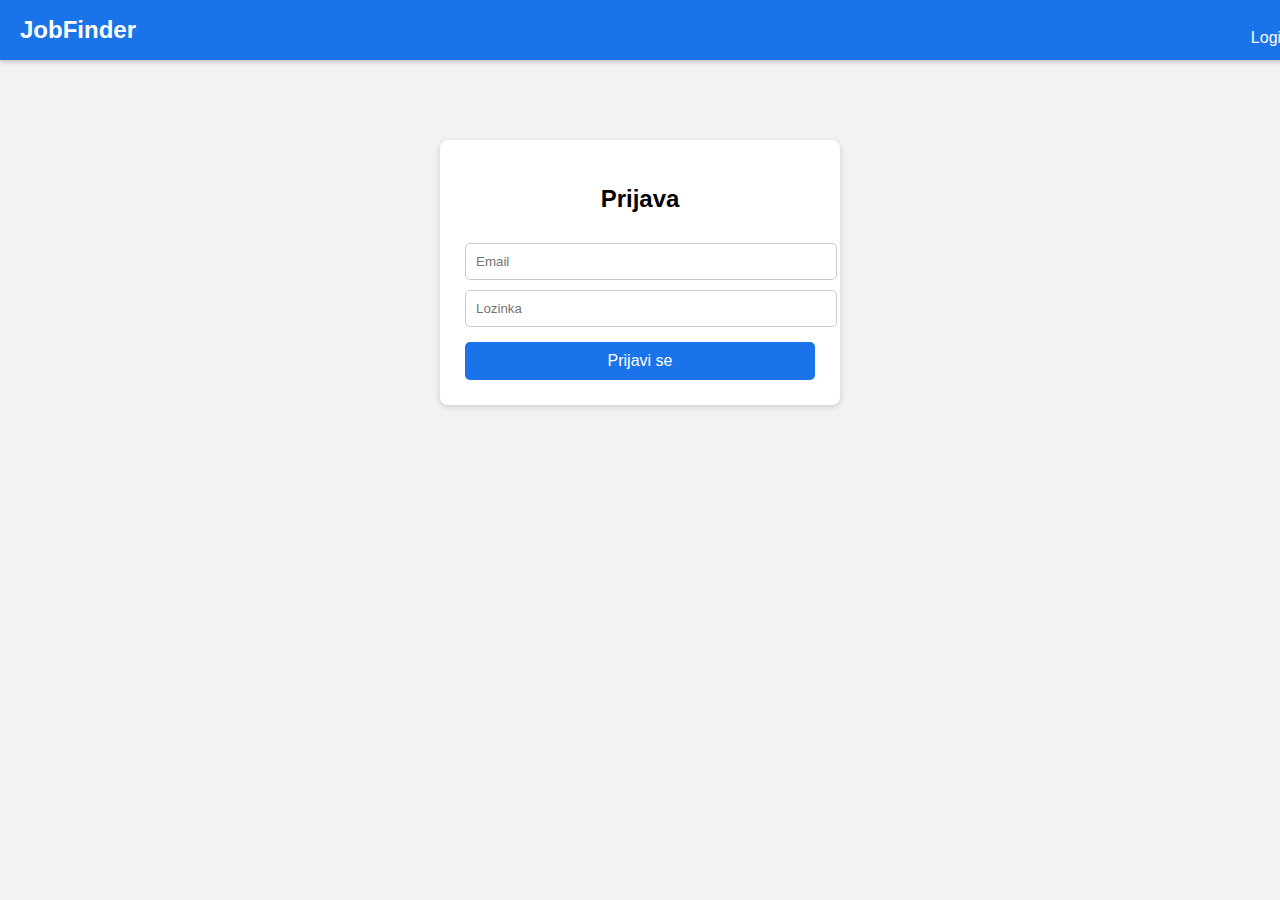
<file: JobFinder/src/main/resources/static/index.html>
<!DOCTYPE html>
<html lang="hr">
<head>
    <meta charset="UTF-8">
    <title>JobFinder - Početna</title>
    <style>
        body {
            margin: 0;
            font-family: Arial, sans-serif;
            background: #f2f2f2;
        }

        /* NAVBAR */
        .navbar {
            width: 100%;
            height: 60px;
            background-color: #1a73e8;
            color: white;
            display: flex;
            align-items: center;
            justify-content: space-between;
            padding: 0 20px;
            box-shadow: 0 2px 5px rgba(0,0,0,0.2);
        }

        .logo {
            font-size: 24px;
            font-weight: bold;
        }

        .nav-right {
            display: flex;
            align-items: center;
            gap: 15px;
        }

        .user-icon {
            width: 35px;
            height: 35px;
            border-radius: 50%;
            background-color: white;
            color: #1a73e8;
            display: flex;
            align-items: center;
            justify-content: center;
            font-weight: bold;
        }

        /* LOGIN BOX */
        .login-container {
            margin: 80px auto;
            width: 350px;
            background: white;
            padding: 25px;
            border-radius: 8px;
            box-shadow: 0 2px 6px rgba(0,0,0,0.15);
            display: none;
        }

        .login-container h2 {
            text-align: center;
        }

        input {
            width: 100%;
            padding: 10px;
            margin-top: 10px;
            border: 1px solid #ccc;
            border-radius: 5px;
        }

        button {
            width: 100%;
            padding: 10px;
            margin-top: 15px;
            background: #1a73e8;
            color: white;
            border: none;
            cursor: pointer;
            border-radius: 5px;
            font-size: 16px;
        }

        button:hover {
            background: #0f5cd6;
        }

    </style>
</head>
<body>

<!-- NAVBAR -->
<div class="navbar">
    <div class="logo">JobFinder</div>

    <div class="nav-right" id="navRight">
        <!-- Dinamički se puni JavaScriptom -->
    </div>
</div>

<!-- LOGIN FORM -->
<div class="login-container" id="loginBox">
    <h2>Prijava</h2>
    <input type="email" id="email" placeholder="Email">
    <input type="password" id="password" placeholder="Lozinka">
    <button onclick="login()">Prijavi se</button>
</div>

<script>
    // Simulacija je li korisnik logiran
    // TI ĆEŠ OVO KASNIJE ZAMIJENITI sa stvarnim backendom
    let loggedUser = null; // Ako user postoji -> prikazuje ime

    function renderNavbar() {
        const navRight = document.getElementById("navRight");
        const loginBox = document.getElementById("loginBox");

        if (loggedUser) {
            // Ako je ulogiran
            navRight.innerHTML = `
                <span>${loggedUser.firstName} ${loggedUser.lastName}</span>
                <div class="user-icon">${loggedUser.firstName[0].toUpperCase()}</div>
            `;
            loginBox.style.display = "none";
        } else {
            // Ako NIJE ulogiran — pokaži login
            navRight.innerHTML = `
                <button onclick="toggleLogin()">Login</button>
            `;
            loginBox.style.display = "block";
        }
    }

    function toggleLogin() {
        const loginBox = document.getElementById("loginBox");
        loginBox.style.display = loginBox.style.display === "block" ? "none" : "block";
    }

    function login() {
        // PRIVREMENO — simulacija
        loggedUser = {
            firstName: "Marko",
            lastName: "Marić"
        };

        renderNavbar();
    }

    // INIT
    renderNavbar();
</script>

</body>
</html>
</file>
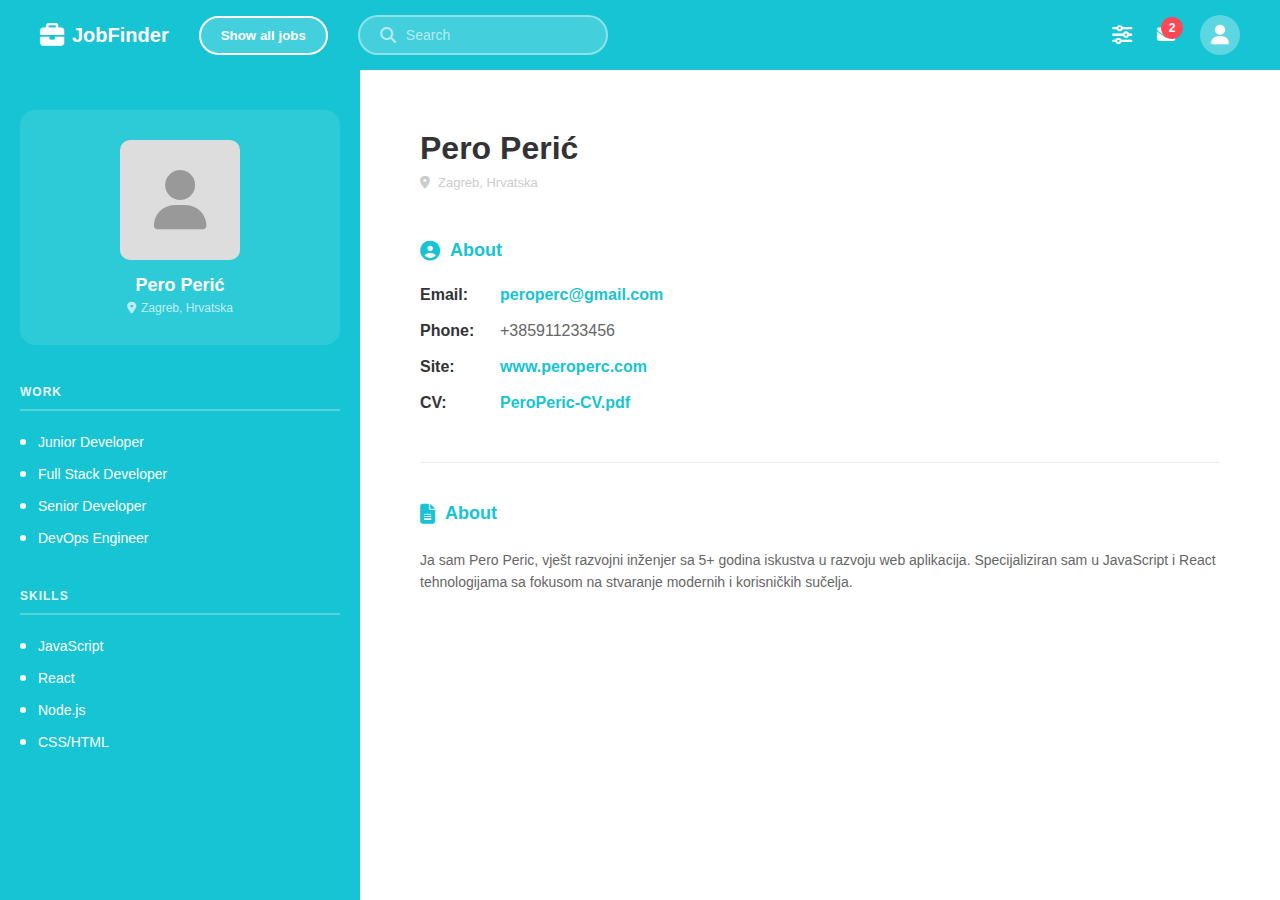
<file: JobFinder/src/main/resources/static/main.html>
<!DOCTYPE html>
<html lang="hr">
<head>
  <meta charset="UTF-8">
  <meta name="viewport" content="width=device-width, initial-scale=1.0">
  <title>JobFinder - Dashboard</title>
  <link rel="stylesheet" href="css/main.css">
  <link rel="stylesheet" href="https://cdnjs.cloudflare.com/ajax/libs/font-awesome/6.4.0/css/all.min.css">
</head>
<body>
  <!-- NAVBAR -->
  <div class="navbar">
    <div class="navbar-left">
      <div class="logo">
        <i class="fas fa-briefcase"></i>
        JobFinder
      </div>
      <div class="nav-buttons">
        <button class="btn-show-jobs">Show all jobs</button>
      </div>
      <div class="search-box">
        <i class="fas fa-search"></i>
        <input type="text" placeholder="Search">
      </div>
    </div>

    <div class="navbar-right">
      <div class="filter-btn">
        <i class="fas fa-sliders-h"></i>
      </div>
      <div class="messages">
        <i class="fas fa-envelope"></i>
        <span class="message-badge">2</span>
      </div>
      <div class="profile-avatar">
        <i class="fas fa-user"></i>
      </div>
    </div>
  </div>

  <!-- MAIN CONTAINER -->
  <div class="main-container">
    <!-- LEFT SIDEBAR -->
    <div class="left-sidebar">
      <div class="profile-card">
        <div class="profile-pic">
          <i class="fas fa-user"></i>
        </div>
        <div class="profile-name">Pero Perić</div>
        <div class="profile-location">
          <i class="fas fa-map-marker-alt"></i>
          Zagreb, Hrvatska
        </div>
      </div>

      <div class="sidebar-section">
        <div class="sidebar-title">Work</div>
        <div class="sidebar-item">Junior Developer</div>
        <div class="sidebar-item">Full Stack Developer</div>
        <div class="sidebar-item">Senior Developer</div>
        <div class="sidebar-item">DevOps Engineer</div>
      </div>

      <div class="sidebar-section">
        <div class="sidebar-title">Skills</div>
        <div class="sidebar-item">JavaScript</div>
        <div class="sidebar-item">React</div>
        <div class="sidebar-item">Node.js</div>
        <div class="sidebar-item">CSS/HTML</div>
      </div>
    </div>

    <!-- RIGHT CONTENT -->
    <div class="right-content">
      <div class="profile-header">
        <div class="profile-name-title">Pero Perić</div>
        <div class="profile-location-header">
          <i class="fas fa-map-marker-alt"></i>
          Zagreb, Hrvatska
        </div>
      </div>

      <div class="about-section">
        <div class="section-title">
          <i class="fas fa-user-circle"></i>
          About
        </div>
        
        <div class="info-row">
          <span class="info-label">Email:</span>
          <span class="info-value"><a href="mailto:peroperc@gmail.com">peroperc@gmail.com</a></span>
        </div>

        <div class="info-row">
          <span class="info-label">Phone:</span>
          <span class="info-value">+385911233456</span>
        </div>

        <div class="info-row">
          <span class="info-label">Site:</span>
          <span class="info-value"><a href="#">www.peroperc.com</a></span>
        </div>

        <div class="info-row">
          <span class="info-label">CV:</span>
          <span class="info-value"><a href="#">PeroPeric-CV.pdf</a></span>
        </div>
      </div>

      <div class="section-divider"></div>

      <div class="about-section">
        <div class="section-title">
          <i class="fas fa-file-alt"></i>
          About
        </div>
        <div class="about-text">
          Ja sam Pero Peric, vješt razvojni inženjer sa 5+ godina iskustva u razvoju web aplikacija. Specijaliziran sam u JavaScript i React tehnologijama sa fokusom na stvaranje modernih i korisničkih sučelja.
        </div>
      </div>
    </div>
  </div>
</body>
</html>
</file>
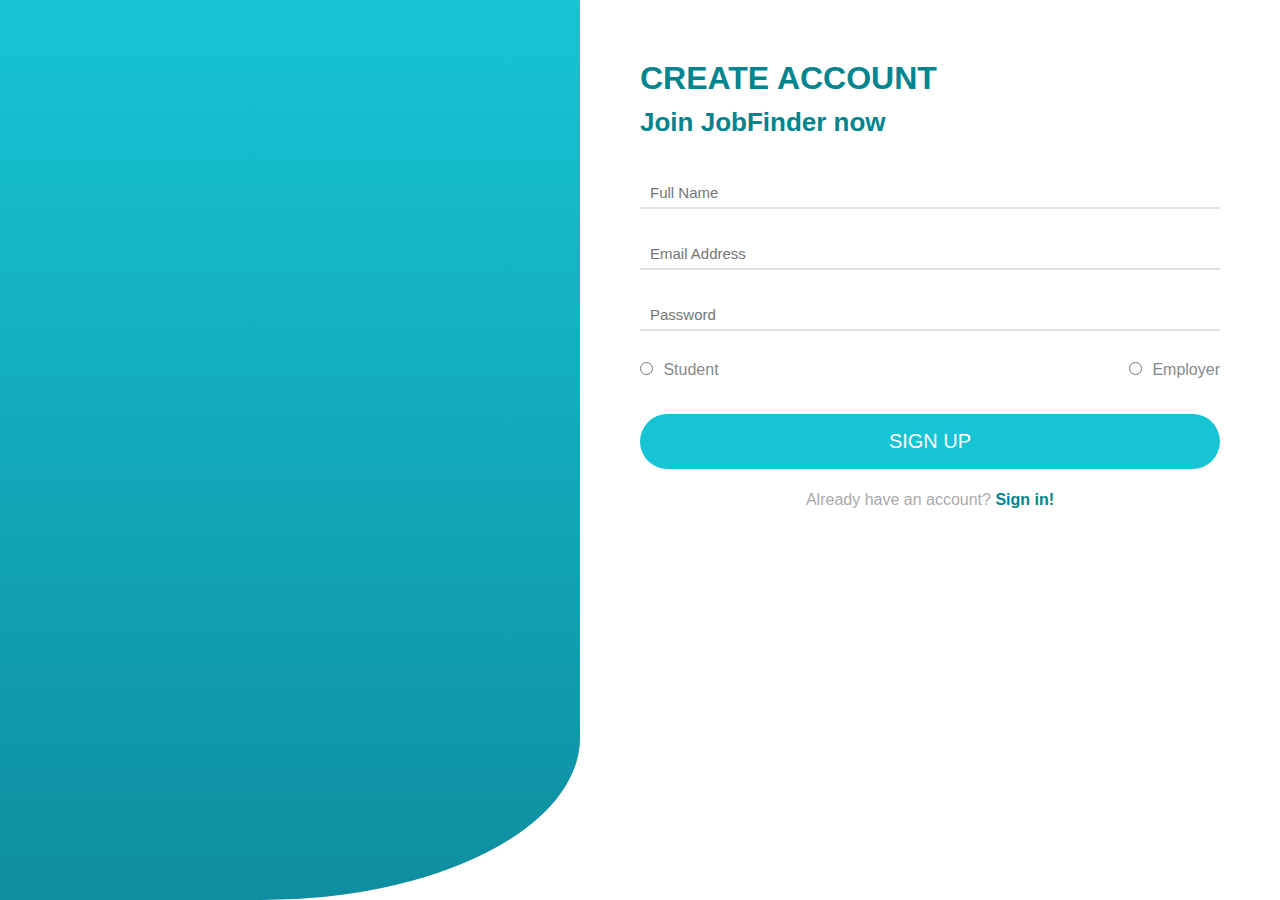
<file: JobFinder/src/main/resources/static/register.html>
<!DOCTYPE html>
<html lang="en">
<head>
    <meta charset="UTF-8" />
    <meta name="viewport" content="width=device-width, initial-scale=1.0" />
    <title>Register</title>
    <link rel="stylesheet" href="css/register.css" />
</head>

<body>

<div class="container">

    <!-- LEFT SIDE -->
    <div class="left-panel"></div>

    <!-- RIGHT SIDE -->
    <div class="right-panel">
        <h1>CREATE ACCOUNT</h1>
        <h2>Join JobFinder now</h2>

        <form id="signupForm">

            <div class="input-group">

                <input type="text" id = "fullName" placeholder="Full Name" required />
            </div>

            <div class="input-group">
                <input type="email" placeholder="Email Address" required />
            </div>

            <div class="input-group">
                <input type="password" id="password" placeholder="Password" required />
                <i class="fas fa-eye" id="togglePassword"></i>
            </div>

            <div class="role-select">
                <label><input type="radio" name="role" value="student" required /> Student</label>
                <label><input type="radio" name="role" value="employer" required /> Employer</label>
            </div>

            <div class="submit-link">   
             <button type="submit" class="btn">SIGN UP</button> <!--SIGN UP FUNKCIJA javlja da je uspjeh pa vraca usera na login-->
            </div>

            <p class="login-link">Already have an account? <a href="login.html">Sign in!</a></p>
        </form>
    </div>
</div>

<!-- Dependency: core abstractions for SOLID examples -->
<script src="js/core.js"></script>
<script src="js/register.js"></script>
</body>
</html>
</file>
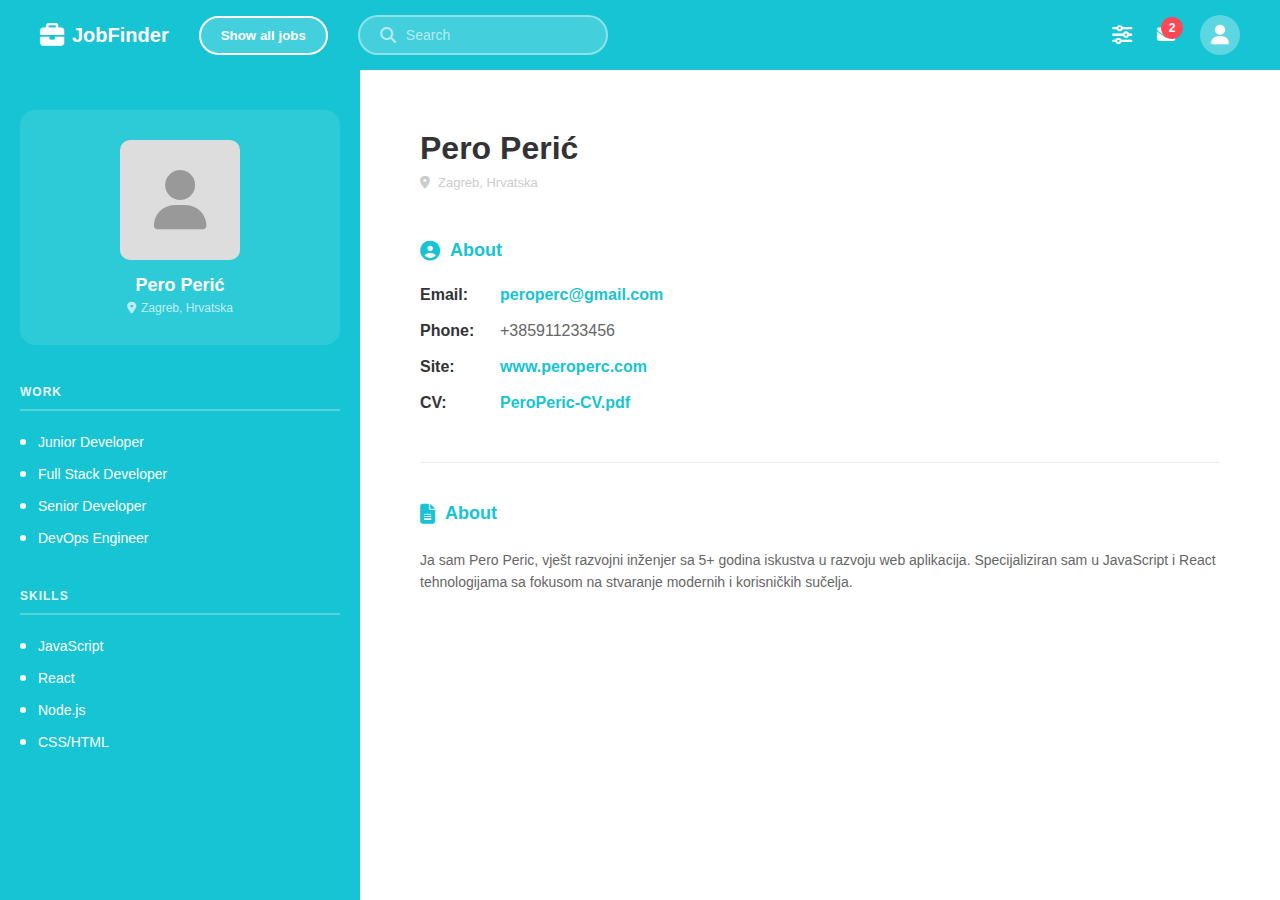
<file: JobFinder/src/main/java/hr/team10/jobfinder/frontend/main.html>
<!DOCTYPE html>
<html lang="hr">
<head>
  <meta charset="UTF-8">
  <meta name="viewport" content="width=device-width, initial-scale=1.0">
  <title>JobFinder - Dashboard</title>
  <link rel="stylesheet" href="main.css">
  <link rel="stylesheet" href="https://cdnjs.cloudflare.com/ajax/libs/font-awesome/6.4.0/css/all.min.css">
</head>
<body>
  <!-- NAVBAR -->
  <div class="navbar">
    <div class="navbar-left">
      <div class="logo">
        <i class="fas fa-briefcase"></i>
        JobFinder
      </div>
      <div class="nav-buttons">
        <button class="btn-show-jobs">Show all jobs</button>
      </div>
      <div class="search-box">
        <i class="fas fa-search"></i>
        <input type="text" placeholder="Search">
      </div>
    </div>

    <div class="navbar-right">
      <div class="filter-btn">
        <i class="fas fa-sliders-h"></i>
      </div>
      <div class="messages">
        <i class="fas fa-envelope"></i>
        <span class="message-badge">2</span>
      </div>
      <div class="profile-avatar">
        <i class="fas fa-user"></i>
      </div>
    </div>
  </div>

  <!-- MAIN CONTAINER -->
  <div class="main-container">
    <!-- LEFT SIDEBAR -->
    <div class="left-sidebar">
      <div class="profile-card">
        <div class="profile-pic">
          <i class="fas fa-user"></i>
        </div>
        <div class="profile-name">Pero Perić</div>
        <div class="profile-location">
          <i class="fas fa-map-marker-alt"></i>
          Zagreb, Hrvatska
        </div>
      </div>

      <div class="sidebar-section">
        <div class="sidebar-title">Work</div>
        <div class="sidebar-item">Junior Developer</div>
        <div class="sidebar-item">Full Stack Developer</div>
        <div class="sidebar-item">Senior Developer</div>
        <div class="sidebar-item">DevOps Engineer</div>
      </div>

      <div class="sidebar-section">
        <div class="sidebar-title">Skills</div>
        <div class="sidebar-item">JavaScript</div>
        <div class="sidebar-item">React</div>
        <div class="sidebar-item">Node.js</div>
        <div class="sidebar-item">CSS/HTML</div>
      </div>
    </div>

    <!-- RIGHT CONTENT -->
    <div class="right-content">
      <div class="profile-header">
        <div class="profile-name-title">Pero Perić</div>
        <div class="profile-location-header">
          <i class="fas fa-map-marker-alt"></i>
          Zagreb, Hrvatska
        </div>
      </div>

      <div class="about-section">
        <div class="section-title">
          <i class="fas fa-user-circle"></i>
          About
        </div>
        
        <div class="info-row">
          <span class="info-label">Email:</span>
          <span class="info-value"><a href="mailto:peroperc@gmail.com">peroperc@gmail.com</a></span>
        </div>

        <div class="info-row">
          <span class="info-label">Phone:</span>
          <span class="info-value">+385911233456</span>
        </div>

        <div class="info-row">
          <span class="info-label">Site:</span>
          <span class="info-value"><a href="#">www.peroperc.com</a></span>
        </div>

        <div class="info-row">
          <span class="info-label">CV:</span>
          <span class="info-value"><a href="#">PeroPeric-CV.pdf</a></span>
        </div>
      </div>

      <div class="section-divider"></div>

      <div class="about-section">
        <div class="section-title">
          <i class="fas fa-file-alt"></i>
          About
        </div>
        <div class="about-text">
          Ja sam Pero Peric, vješt razvojni inženjer sa 5+ godina iskustva u razvoju web aplikacija. Specijaliziran sam u JavaScript i React tehnologijama sa fokusom na stvaranje modernih i korisničkih sučelja.
        </div>
      </div>
    </div>
  </div>
</body>
</html>
</file>
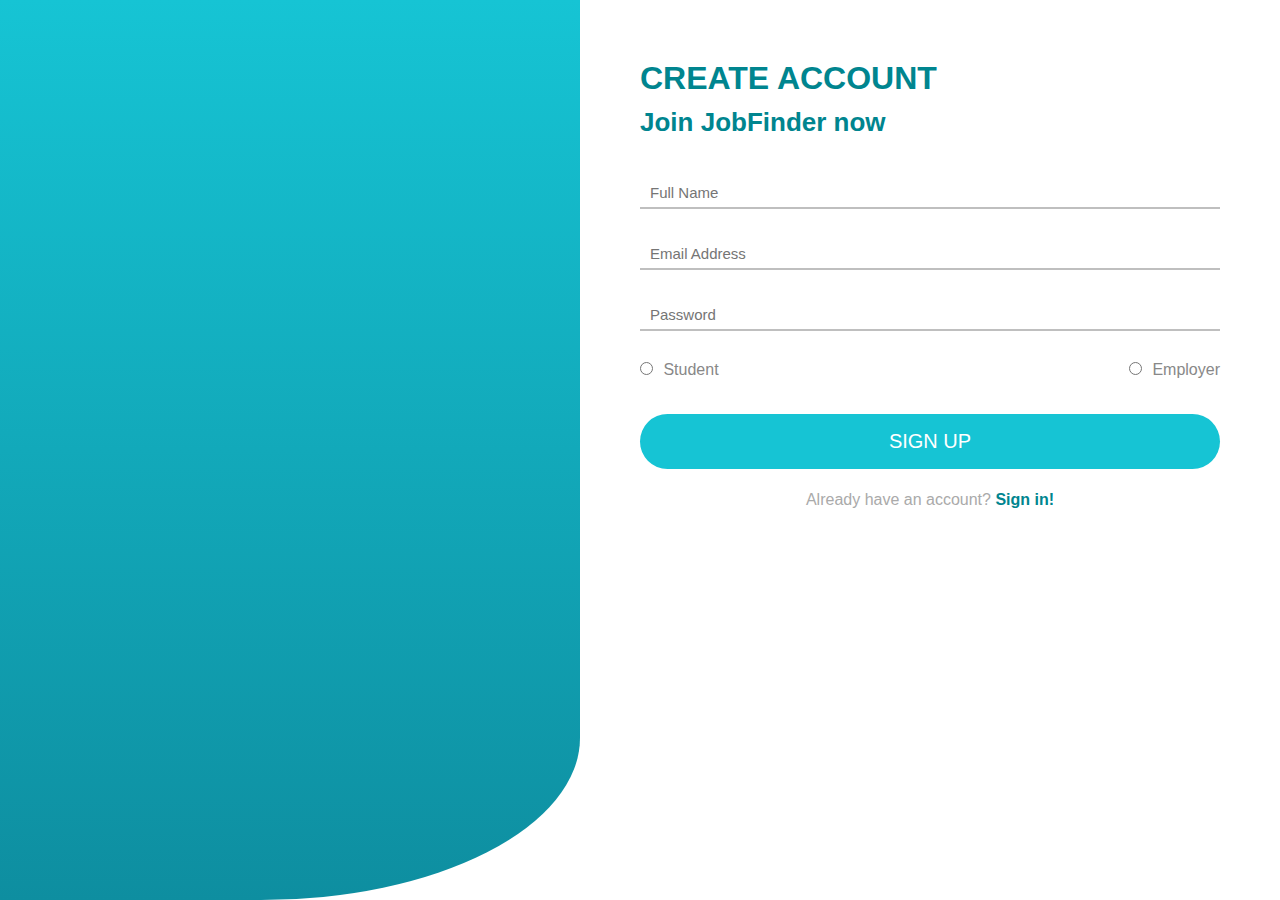
<file: JobFinder/src/main/java/hr/team10/jobfinder/frontend/register.html>
<!DOCTYPE html>
<html lang="en">
<head>
    <meta charset="UTF-8" />
    <meta name="viewport" content="width=device-width, initial-scale=1.0" />
    <title>Register</title>
    <link rel="stylesheet" href="register.css" />
</head>

<body>

<div class="container">

    <!-- LEFT SIDE -->
    <div class="left-panel"></div>

    <!-- RIGHT SIDE -->
    <div class="right-panel">
        <h1>CREATE ACCOUNT</h1>
        <h2>Join JobFinder now</h2>

        <form id="signupForm">

            <div class="input-group">

                <input type="text" id = "fullName" placeholder="Full Name" required />
            </div>

            <div class="input-group">
                <input type="email" placeholder="Email Address" required />
            </div>

            <div class="input-group">
                <input type="password" id="password" placeholder="Password" required />
                <i class="fa-regular fa-eye" onclick="togglePassword()"></i>
            </div>

            <div class="role-select">
                <label><input type="radio" name="role" value="student" required /> Student</label>
                <label><input type="radio" name="role" value="employer" required /> Employer</label>
            </div>

            <button type="submit" class="btn">SIGN UP</button>

            <p class="login-link">Already have an account? <a href="#">Sign in!</a></p>
        </form>
    </div>
</div>

<script src="register.js"></script>
</body>
</html>
</file>
<file: JobFinder/src/main/resources/static/css/main.css>
* {
      margin: 0;
      padding: 0;
      box-sizing: border-box;
      font-family: "Segoe UI", Tahoma, Geneva, Verdana, sans-serif;
    }

    body {
      background: #f5f5f5;
    }

    /* NAVBAR */
    .navbar {
      background: #16c4d4;
      padding: 15px 40px;
      display: flex;
      align-items: center;
      justify-content: space-between;
      box-shadow: 0 4px 12px rgba(0, 0, 0, 0.1);
    }

    .navbar-left {
      display: flex;
      align-items: center;
      gap: 30px;
    }

    .logo {
      color: white;
      font-size: 20px;
      font-weight: 700;
      display: flex;
      align-items: center;
      gap: 8px;
    }

    .logo i {
      font-size: 24px;
    }

    .nav-buttons {
      display: flex;
      gap: 15px;
    }

    .btn-show-jobs {
      background: rgba(255, 255, 255, 0.2);
      color: white;
      border: 2px solid white;
      padding: 10px 20px;
      border-radius: 25px;
      cursor: pointer;
      font-weight: 600;
      transition: all 0.3s ease;
    }

    .btn-show-jobs:hover {
      background: white;
      color: #16c4d4;
    }

    .search-box {
      background: rgba(255, 255, 255, 0.2);
      border: 2px solid rgba(255, 255, 255, 0.4);
      padding: 10px 20px;
      border-radius: 25px;
      color: white;
      width: 250px;
      display: flex;
      align-items: center;
      gap: 10px;
    }

    .search-box input {
      background: transparent;
      border: none;
      color: white;
      outline: none;
      flex: 1;
      font-size: 14px;
    }

    .search-box input::placeholder {
      color: rgba(255, 255, 255, 0.6);
    }

    .search-box i {
      color: rgba(255, 255, 255, 0.6);
    }

    .navbar-right {
      display: flex;
      align-items: center;
      gap: 25px;
    }

    .filter-btn {
      color: white;
      font-size: 20px;
      cursor: pointer;
      transition: transform 0.3s ease;
    }

    .filter-btn:hover {
      transform: scale(1.1);
    }

    .messages {
      position: relative;
      cursor: pointer;
      color: white;
      font-size: 18px;
    }

    .message-badge {
      position: absolute;
      top: -8px;
      right: -8px;
      background: #ff4757;
      color: white;
      border-radius: 50%;
      width: 22px;
      height: 22px;
      display: flex;
      align-items: center;
      justify-content: center;
      font-size: 12px;
      font-weight: 700;
    }

    .profile-avatar {
      width: 40px;
      height: 40px;
      background: rgba(255, 255, 255, 0.3);
      border-radius: 50%;
      display: flex;
      align-items: center;
      justify-content: center;
      color: white;
      font-size: 20px;
      cursor: pointer;
    }

    /* MAIN CONTAINER */
    .main-container {
      display: flex;
      height: calc(100vh - 70px);
    }

    /* LEFT SIDEBAR */
    .left-sidebar {
      flex: 0 0 360px;
      background: #16c4d4;
      padding: 40px 20px;
      display: flex;
      flex-direction: column;
      color: white;
    }

    .profile-card {
      background: rgba(255, 255, 255, 0.1);
      border-radius: 15px;
      padding: 30px 20px;
      display: flex;
      flex-direction: column;
      align-items: center;
      text-align: center;
      margin-bottom: 40px;
    }

    .profile-pic {
      width: 120px;
      height: 120px;
      background: #ddd;
      border-radius: 10px;
      display: flex;
      align-items: center;
      justify-content: center;
      margin-bottom: 15px;
      font-size: 60px;
      color: #999;
    }

    .profile-name {
      font-size: 18px;
      font-weight: 700;
      margin-bottom: 5px;
    }

    .profile-location {
      font-size: 12px;
      color: rgba(255, 255, 255, 0.7);
      display: flex;
      align-items: center;
      justify-content: center;
      gap: 5px;
    }

    .sidebar-section {
      margin-bottom: 35px;
    }

    .sidebar-title {
      font-size: 12px;
      font-weight: 700;
      letter-spacing: 1px;
      text-transform: uppercase;
      margin-bottom: 15px;
      border-bottom: 2px solid rgba(255, 255, 255, 0.3);
      padding-bottom: 10px;
      opacity: 0.9;
    }

    .sidebar-item {
      padding: 8px 0;
      font-size: 14px;
      display: flex;
      align-items: center;
      cursor: pointer;
      transition: opacity 0.3s ease;
    }

    .sidebar-item:hover {
      opacity: 0.8;
    }

    .sidebar-item::before {
      content: '';
      width: 6px;
      height: 6px;
      background: white;
      border-radius: 50%;
      margin-right: 12px;
    }

    /* RIGHT CONTENT AREA */
    .right-content {
      flex: 1;
      background: white;
      padding: 60px;
      overflow-y: auto;
    }

    .profile-header {
      margin-bottom: 50px;
    }

    .profile-name-title {
      font-size: 32px;
      font-weight: 700;
      color: #333;
      margin-bottom: 8px;
    }

    .profile-location-header {
      display: flex;
      align-items: center;
      gap: 8px;
      color: #ccc;
      font-size: 13px;
    }

    .about-section {
      margin-bottom: 50px;
    }

    .section-title {
      display: flex;
      align-items: center;
      gap: 10px;
      color: #16c4d4;
      font-size: 18px;
      font-weight: 700;
      margin-bottom: 25px;
    }

    .section-title i {
      font-size: 20px;
    }

    .info-row {
      display: flex;
      margin-bottom: 18px;
      align-items: flex-start;
    }

    .info-label {
      font-weight: 700;
      color: #333;
      min-width: 80px;
      flex: 0 0 80px;
    }

    .info-value {
      color: #666;
      flex: 1;
    }

    .info-value a {
      color: #16c4d4;
      text-decoration: none;
      font-weight: 600;
    }

    .info-value a:hover {
      text-decoration: underline;
    }

    .section-divider {
      height: 1px;
      background: #eee;
      margin: 40px 0;
    }

    .about-text {
      color: #666;
      line-height: 1.6;
      font-size: 14px;
    }

    /* RESPONSIVE */
    @media (max-width: 1024px) {
      .main-container {
        flex-direction: column;
      }

      .left-sidebar {
        flex: 0 0 auto;
        padding: 30px;
      }

      .right-content {
        padding: 40px;
      }

      .search-box {
        width: 180px;
      }
    }

    @media (max-width: 768px) {
      .navbar {
        padding: 15px 20px;
        flex-direction: column;
        gap: 15px;
      }

      .navbar-left {
        width: 100%;
      }

      .search-box {
        width: 100%;
      }

      .navbar-right {
        width: 100%;
        justify-content: space-between;
      }

      .left-sidebar {
        display: none;
      }

      .right-content {
        padding: 20px;
      }

      .profile-name-title {
        font-size: 24px;
      }
    }
</file>
<file: JobFinder/src/main/resources/static/css/register.css>
* {
    margin: 0;
    padding: 0;
    box-sizing: border-box;
    font-family: "Arial", sans-serif;
}

body {
    background: white;
    height: 100vh;
}

.container {
    display: flex;
    height: 100vh;
}


.left-panel {
    flex: 1;
    background: linear-gradient(#16c4d4, #0e8ea0);
    border-bottom-right-radius: 55% 18%;
}


.right-panel {
    flex: 1;
    padding: 60px;
}

h1 {
    color: #00858f;
    font-size: 32px;
    margin-bottom: 10px;
    font-weight: 800;
}

h2 {
    color: #00858f;
    font-size: 26px;
    margin-bottom: 40px;
    font-weight: 700;
}


.input-group {
    display: flex;
    align-items: center;
    border-bottom: 2px solid #e0e0e0;
    margin-bottom: 30px;
    padding: 6px 0;
    transition: border-color 0.3s ease;

}

.input-group:focus-within{
          border-bottom-color: #16c4d4;

}

.input-group input {
    flex: 1;
    border: none;
    outline: none;
    padding-left: 10px;
    font-size: 15px;
    color: #444;
}

.fas fa-eye {
    cursor: pointer;
    opacity: 0.4;
}


.role-select {
    display: flex;
    justify-content: space-between;
    margin-bottom: 35px;
    color: #888;
}

.role-select input {
    margin-right: 6px;
}


.btn {
    width: 100%;
    padding: 16px;
    background: #16c4d4;
    border: none;
    border-radius: 40px;
    color: white;
    font-size: 20px;
    cursor: pointer;
    transition: 0.25s ease;
}

.btn:hover {
    background: #13b2c1;
}

.submit-link a{
 text-decoration: none;
 color: white;
 font-weight: 600;
}

.login-link {
    margin-top: 22px;
    text-align: center;
    color: #aaa;
}

.login-link a {
    color: #00858f;
    text-decoration: none;
    font-weight: bold;
}

.login-link a:hover{
    text-decoration: underline;
}
</file>
<file: JobFinder/src/main/java/hr/team10/jobfinder/frontend/main.css>
* {
      margin: 0;
      padding: 0;
      box-sizing: border-box;
      font-family: "Segoe UI", Tahoma, Geneva, Verdana, sans-serif;
    }

    body {
      background: #f5f5f5;
    }

    /* NAVBAR */
    .navbar {
      background: #16c4d4;
      padding: 15px 40px;
      display: flex;
      align-items: center;
      justify-content: space-between;
      box-shadow: 0 4px 12px rgba(0, 0, 0, 0.1);
    }

    .navbar-left {
      display: flex;
      align-items: center;
      gap: 30px;
    }

    .logo {
      color: white;
      font-size: 20px;
      font-weight: 700;
      display: flex;
      align-items: center;
      gap: 8px;
    }

    .logo i {
      font-size: 24px;
    }

    .nav-buttons {
      display: flex;
      gap: 15px;
    }

    .btn-show-jobs {
      background: rgba(255, 255, 255, 0.2);
      color: white;
      border: 2px solid white;
      padding: 10px 20px;
      border-radius: 25px;
      cursor: pointer;
      font-weight: 600;
      transition: all 0.3s ease;
    }

    .btn-show-jobs:hover {
      background: white;
      color: #16c4d4;
    }

    .search-box {
      background: rgba(255, 255, 255, 0.2);
      border: 2px solid rgba(255, 255, 255, 0.4);
      padding: 10px 20px;
      border-radius: 25px;
      color: white;
      width: 250px;
      display: flex;
      align-items: center;
      gap: 10px;
    }

    .search-box input {
      background: transparent;
      border: none;
      color: white;
      outline: none;
      flex: 1;
      font-size: 14px;
    }

    .search-box input::placeholder {
      color: rgba(255, 255, 255, 0.6);
    }

    .search-box i {
      color: rgba(255, 255, 255, 0.6);
    }

    .navbar-right {
      display: flex;
      align-items: center;
      gap: 25px;
    }

    .filter-btn {
      color: white;
      font-size: 20px;
      cursor: pointer;
      transition: transform 0.3s ease;
    }

    .filter-btn:hover {
      transform: scale(1.1);
    }

    .messages {
      position: relative;
      cursor: pointer;
      color: white;
      font-size: 18px;
    }

    .message-badge {
      position: absolute;
      top: -8px;
      right: -8px;
      background: #ff4757;
      color: white;
      border-radius: 50%;
      width: 22px;
      height: 22px;
      display: flex;
      align-items: center;
      justify-content: center;
      font-size: 12px;
      font-weight: 700;
    }

    .profile-avatar {
      width: 40px;
      height: 40px;
      background: rgba(255, 255, 255, 0.3);
      border-radius: 50%;
      display: flex;
      align-items: center;
      justify-content: center;
      color: white;
      font-size: 20px;
      cursor: pointer;
    }

    /* MAIN CONTAINER */
    .main-container {
      display: flex;
      height: calc(100vh - 70px);
    }

    /* LEFT SIDEBAR */
    .left-sidebar {
      flex: 0 0 360px;
      background: #16c4d4;
      padding: 40px 20px;
      display: flex;
      flex-direction: column;
      color: white;
    }

    .profile-card {
      background: rgba(255, 255, 255, 0.1);
      border-radius: 15px;
      padding: 30px 20px;
      display: flex;
      flex-direction: column;
      align-items: center;
      text-align: center;
      margin-bottom: 40px;
    }

    .profile-pic {
      width: 120px;
      height: 120px;
      background: #ddd;
      border-radius: 10px;
      display: flex;
      align-items: center;
      justify-content: center;
      margin-bottom: 15px;
      font-size: 60px;
      color: #999;
    }

    .profile-name {
      font-size: 18px;
      font-weight: 700;
      margin-bottom: 5px;
    }

    .profile-location {
      font-size: 12px;
      color: rgba(255, 255, 255, 0.7);
      display: flex;
      align-items: center;
      justify-content: center;
      gap: 5px;
    }

    .sidebar-section {
      margin-bottom: 35px;
    }

    .sidebar-title {
      font-size: 12px;
      font-weight: 700;
      letter-spacing: 1px;
      text-transform: uppercase;
      margin-bottom: 15px;
      border-bottom: 2px solid rgba(255, 255, 255, 0.3);
      padding-bottom: 10px;
      opacity: 0.9;
    }

    .sidebar-item {
      padding: 8px 0;
      font-size: 14px;
      display: flex;
      align-items: center;
      cursor: pointer;
      transition: opacity 0.3s ease;
    }

    .sidebar-item:hover {
      opacity: 0.8;
    }

    .sidebar-item::before {
      content: '';
      width: 6px;
      height: 6px;
      background: white;
      border-radius: 50%;
      margin-right: 12px;
    }

    /* RIGHT CONTENT AREA */
    .right-content {
      flex: 1;
      background: white;
      padding: 60px;
      overflow-y: auto;
    }

    .profile-header {
      margin-bottom: 50px;
    }

    .profile-name-title {
      font-size: 32px;
      font-weight: 700;
      color: #333;
      margin-bottom: 8px;
    }

    .profile-location-header {
      display: flex;
      align-items: center;
      gap: 8px;
      color: #ccc;
      font-size: 13px;
    }

    .about-section {
      margin-bottom: 50px;
    }

    .section-title {
      display: flex;
      align-items: center;
      gap: 10px;
      color: #16c4d4;
      font-size: 18px;
      font-weight: 700;
      margin-bottom: 25px;
    }

    .section-title i {
      font-size: 20px;
    }

    .info-row {
      display: flex;
      margin-bottom: 18px;
      align-items: flex-start;
    }

    .info-label {
      font-weight: 700;
      color: #333;
      min-width: 80px;
      flex: 0 0 80px;
    }

    .info-value {
      color: #666;
      flex: 1;
    }

    .info-value a {
      color: #16c4d4;
      text-decoration: none;
      font-weight: 600;
    }

    .info-value a:hover {
      text-decoration: underline;
    }

    .section-divider {
      height: 1px;
      background: #eee;
      margin: 40px 0;
    }

    .about-text {
      color: #666;
      line-height: 1.6;
      font-size: 14px;
    }

    /* RESPONSIVE */
    @media (max-width: 1024px) {
      .main-container {
        flex-direction: column;
      }

      .left-sidebar {
        flex: 0 0 auto;
        padding: 30px;
      }

      .right-content {
        padding: 40px;
      }

      .search-box {
        width: 180px;
      }
    }

    @media (max-width: 768px) {
      .navbar {
        padding: 15px 20px;
        flex-direction: column;
        gap: 15px;
      }

      .navbar-left {
        width: 100%;
      }

      .search-box {
        width: 100%;
      }

      .navbar-right {
        width: 100%;
        justify-content: space-between;
      }

      .left-sidebar {
        display: none;
      }

      .right-content {
        padding: 20px;
      }

      .profile-name-title {
        font-size: 24px;
      }
    }
</file>
<file: JobFinder/src/main/java/hr/team10/jobfinder/frontend/register.css>
* {
    margin: 0;
    padding: 0;
    box-sizing: border-box;
    font-family: "Arial", sans-serif;
}

body {
    background: white;
    height: 100vh;
}

.container {
    display: flex;
    height: 100vh;
}

/* LEFT BLUE PANEL — smoother curve + adjusted colors */
.left-panel {
    flex: 1;
    background: linear-gradient(#16c4d4, #0e8ea0);
    border-bottom-right-radius: 55% 18%;
}


.right-panel {
    flex: 1;
    padding: 60px;
}

h1 {
    color: #00858f;
    font-size: 32px;
    margin-bottom: 10px;
    font-weight: 800;
}

h2 {
    color: #00858f;
    font-size: 26px;
    margin-bottom: 40px;
    font-weight: 700;
}


.input-group {
    display: flex;
    align-items: center;
    border-bottom: 2px solid #bfbfbf;
    margin-bottom: 30px;
    padding: 6px 0;
}

.input-group input {
    flex: 1;
    border: none;
    outline: none;
    padding-left: 10px;
    font-size: 15px;
    color: #444;
}

.fa-regular fa-eye {
    cursor: pointer;
    opacity: 0.4;
}


.role-select {
    display: flex;
    justify-content: space-between;
    margin-bottom: 35px;
    color: #888;
}

.role-select input {
    margin-right: 6px;
}


.btn {
    width: 100%;
    padding: 16px;
    background: #16c4d4;
    border: none;
    border-radius: 40px;
    color: white;
    font-size: 20px;
    cursor: pointer;
    transition: 0.25s ease;
}

.btn:hover {
    background: #13b2c1;
}


.login-link {
    margin-top: 22px;
    text-align: center;
    color: #aaa;
}

.login-link a {
    color: #00858f;
    text-decoration: none;
    font-weight: bold;
}
</file>
